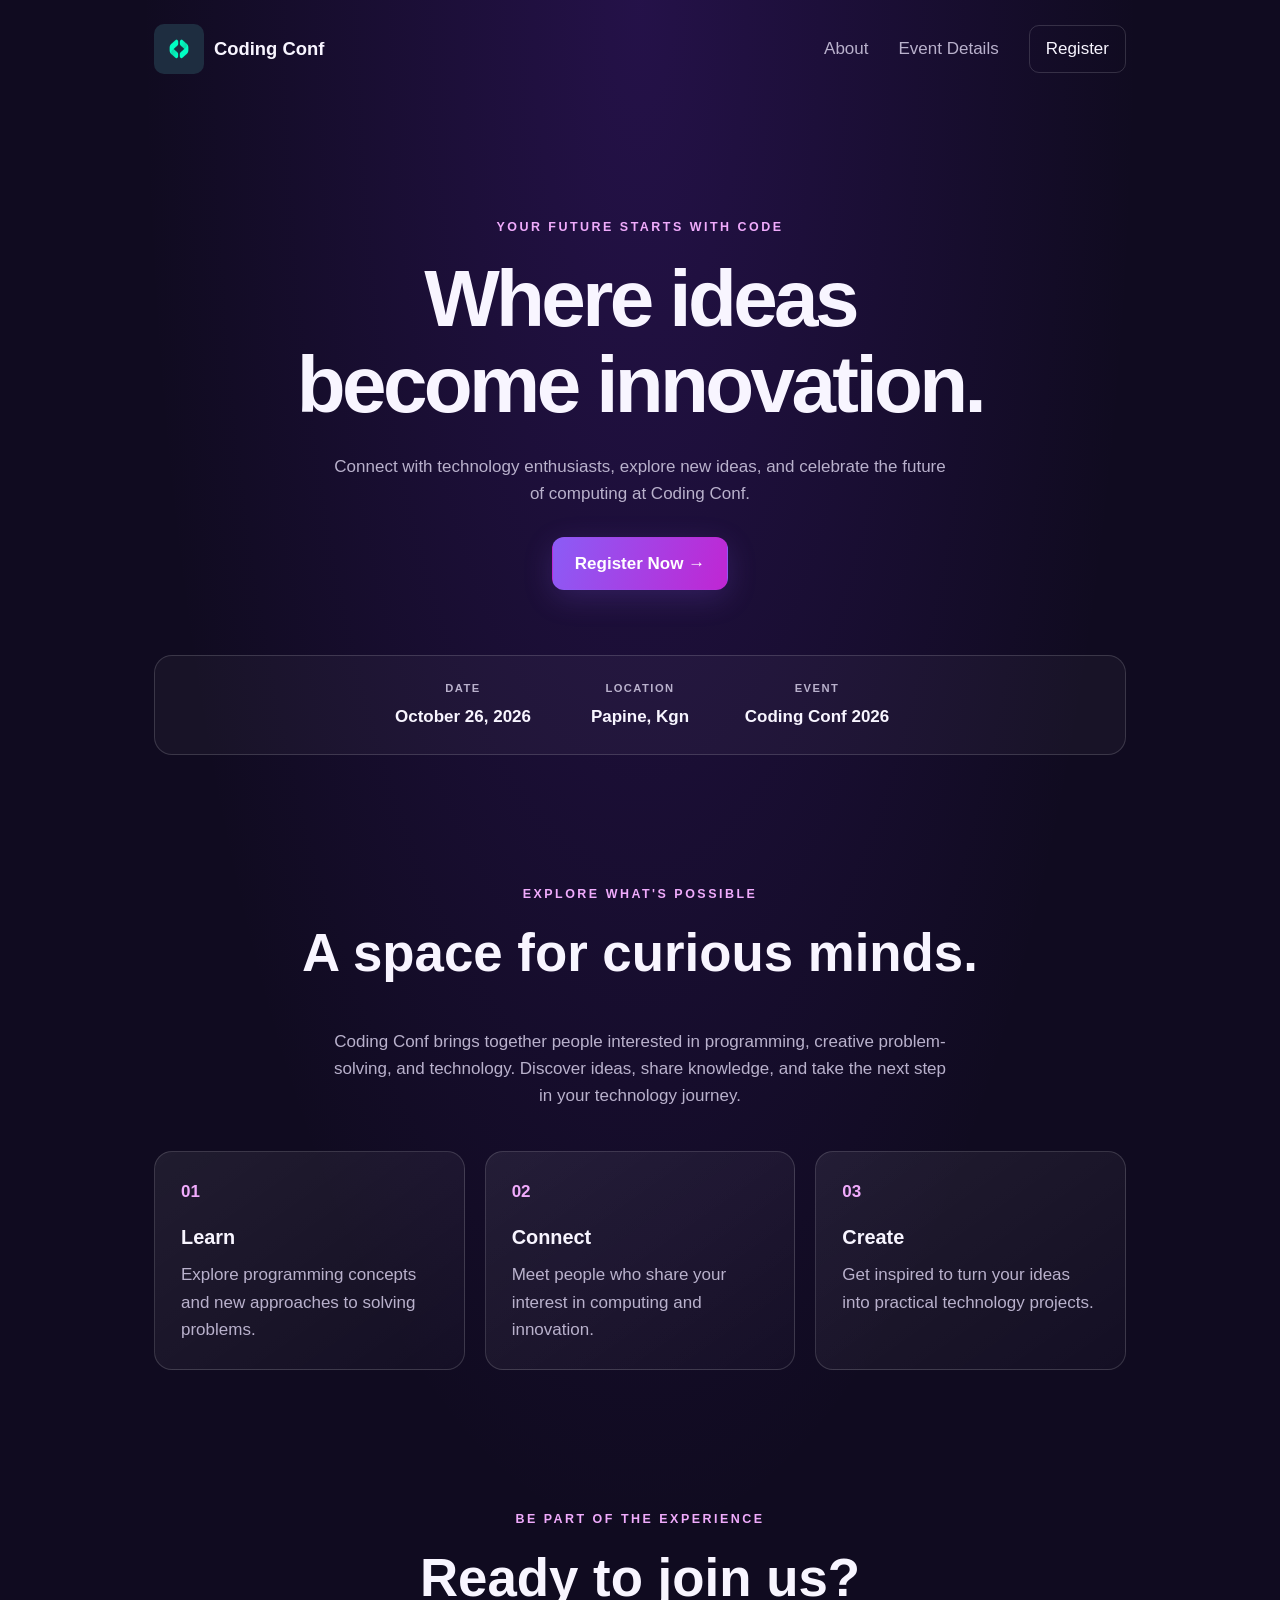
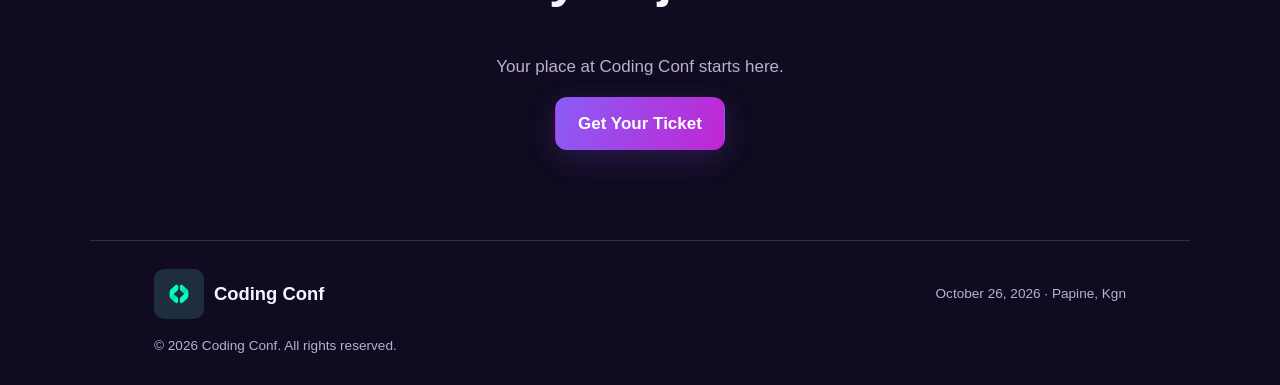
<file: index.html>
<!DOCTYPE html>
<html lang="en">
<head>
    <meta charset="UTF-8">
    <meta name="viewport" content="width=device-width, initial-scale=1.0">
    <meta name="description"
          content="Join Coding Conf, a conference celebrating technology and coding.">
    <title>Coding Conf | Home</title>
    <link rel="stylesheet" href="style.css">
</head>
<body>
<header class="site-header">
    <a class="brand" href="index.html" aria-label="Coding Conf home">
        <img class="brand-icon" src="logo.png" alt="Coding Conf Logo">
        Coding Conf
    </a>

    <nav aria-label="Main navigation">
        <a href="#about">About</a>
        <a href="#event-details">Event Details</a>
        <a class="nav-register" href="login.html">Register</a>
    </nav>
</header>

<main>
    <section class="hero">
        <p class="eyebrow">YOUR FUTURE STARTS WITH CODE</p>

        <h1>
            Where ideas<br>
            become innovation.
        </h1>

        <p class="hero-description">
            Connect with technology enthusiasts, explore new ideas,
            and celebrate the future of computing at Coding Conf.
        </p>

        <a class="button button-primary" href="login.html">
            Register Now →
        </a>

        <div class="event-summary" id="event-details">
            <div>
                <span class="detail-label">DATE</span>
                <p>October 26, 2026</p>
            </div>

            <div>
                <span class="detail-label">LOCATION</span>
                <p>Papine, Kgn</p>
            </div>

            <div>
                <span class="detail-label">EVENT</span>
                <p>Coding Conf 2026</p>
            </div>
        </div>
    </section>

    <section class="about-section" id="about">
        <p class="eyebrow">EXPLORE WHAT'S POSSIBLE</p>
        <h2>A space for curious minds.</h2>

        <p class="section-description">
            Coding Conf brings together people interested in
            programming, creative problem-solving, and technology.
            Discover ideas, share knowledge, and take the next step
            in your technology journey.
        </p>

        <div class="feature-grid">
            <article class="feature-card">
                <span class="feature-number">01</span>
                <h3>Learn</h3>
                <p>Explore programming concepts and new approaches
                    to solving problems.</p>
            </article>

            <article class="feature-card">
                <span class="feature-number">02</span>
                <h3>Connect</h3>
                <p>Meet people who share your interest in
                    computing and innovation.</p>
            </article>

            <article class="feature-card">
                <span class="feature-number">03</span>
                <h3>Create</h3>
                <p>Get inspired to turn your ideas into
                    practical technology projects.</p>
            </article>
        </div>
    </section>

    <section class="closing-section">
        <p class="eyebrow">BE PART OF THE EXPERIENCE</p>
        <h2>Ready to join us?</h2>
        <p>Your place at Coding Conf starts here.</p>

        <a class="button button-primary" href="login.html">
            Get Your Ticket
        </a>
    </section>
</main>

<footer class="site-footer">
    <a class="brand" href="index.html">
        <img class="brand-icon" src="logo.png" alt="Coding Conf Footer Logo">
        Coding Conf
    </a>
    <p>October 26, 2026 · Papine, Kgn</p>
    <p class="copyright">© 2026 Coding Conf. All rights reserved.</p>
</footer>
</body>
</html>
</file>
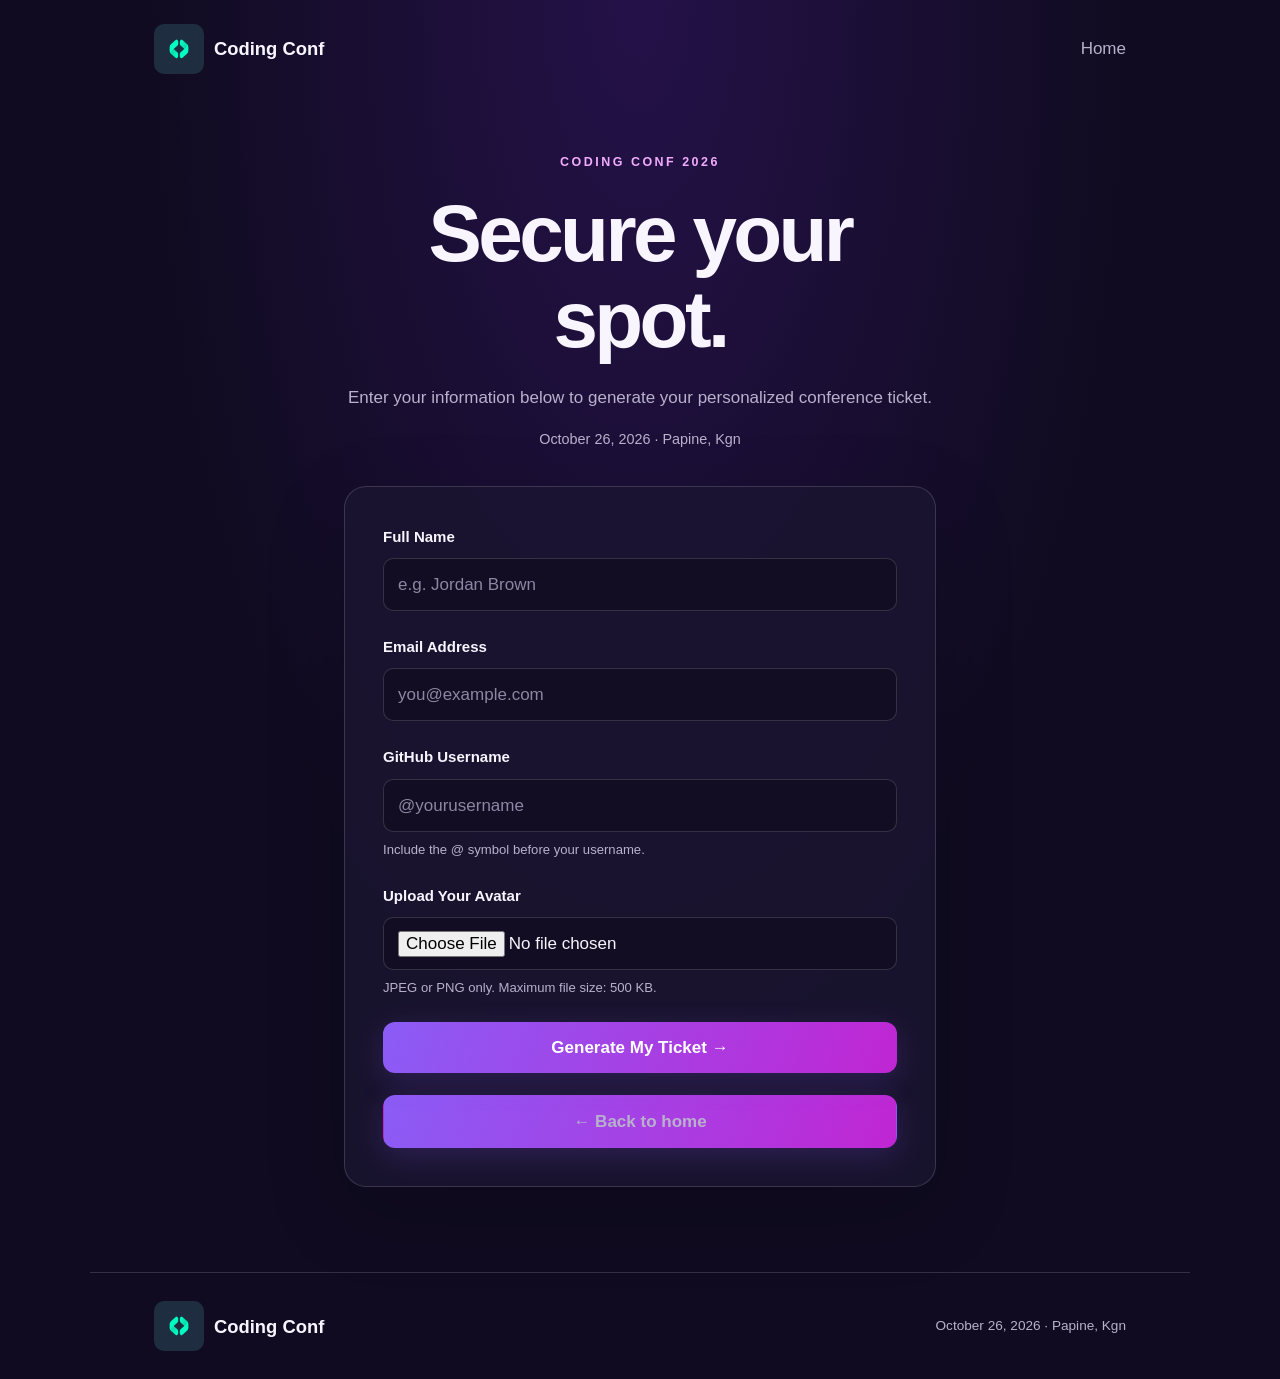
<file: login.html>
<!DOCTYPE html>
<html lang="en">
<head>
    <meta charset="UTF-8">
    <meta name="viewport" content="width=device-width, initial-scale=1.0">
    <meta name="description"
          content="Register for Coding Conf 2026.">
    <title>Register | Coding Conf</title>
    <link rel="stylesheet" href="style.css">
    <script src="validation.js" defer></script>
</head>
<body>
<header class="site-header">
    <a class="brand" href="index.html">
        <img class="brand-icon" src="logo.png" alt="Coding Conf Logo">
        Coding Conf
    </a>

    <nav aria-label="Main navigation">
        <a href="index.html">Home</a>
    </nav>
</header>

<main class="form-page">
    <section class="form-intro">
        <p class="eyebrow">CODING CONF 2026</p>
        <h1>Secure your <span class="gradient-text">spot.</span></h1>
        <p>
            Enter your information below to generate your
            personalized conference ticket.
        </p>
        <p class="form-event-details">
            October 26, 2026 <span aria-hidden="true">·</span>
            Papine, Kgn
        </p>
    </section>

    <form id="registration-form" class="registration-form"
          novalidate>

        <div class="form-group">
            <label for="full-name">Full Name</label>
            <input
                    type="text"
                    id="full-name"
                    name="fullName"
                    placeholder="e.g. Jordan Brown"
                    autocomplete="name"
                    aria-describedby="name-error"
                    required>
            <small class="error-message" id="full-name-error"
                   aria-live="polite"></small>
        </div>

        <div class="form-group">
            <label for="email">Email Address</label>
            <input
                    type="email"
                    id="email"
                    name="email"
                    placeholder="you@example.com"
                    autocomplete="email"
                    aria-describedby="email-error"
                    required>
            <small class="error-message" id="email-error"
                   aria-live="polite"></small>
        </div>

        <div class="form-group">
            <label for="github">GitHub Username</label>
            <input
                    type="text"
                    id="github"
                    name="github"
                    placeholder="@yourusername"
                    autocomplete="username"
                    aria-describedby="github-error"
                    required>
            <small class="field-hint">
                Include the @ symbol before your username.
            </small>
            <small class="error-message" id="github-error"
                   aria-live="polite"></small>
        </div>

        <div class="form-group">
            <label for="avatar">Upload Your Avatar</label>

            <input
                    type="file"
                    id="avatar"
                    name="avatar"
                    accept="image/jpeg,image/png"
                    aria-describedby="avatar-hint avatar-error"
                    required>

            <small class="field-hint" id="avatar-hint">
                JPEG or PNG only. Maximum file size: 500 KB.
            </small>

            <small class="error-message" id="avatar-error"
                   aria-live="polite"></small>
        </div>

        <p class="form-notice" id="form-notice"
           role="status" aria-live="polite"></p>

        <button class="button button-primary submit-button"
                type="submit">
            Generate My Ticket →
        </button>

        <a class="button button-primary back-link" href="index.html">
            ← Back to home
        </a>
    </form>
</main>

<footer class="site-footer">
    <a class="brand" href="index.html">
        <img class="brand-icon" src="logo.png" alt="Coding Conf Footer Logo">
        Coding Conf
    </a>
    <p>October 26, 2026 · Papine, Kgn</p>
</footer>
</body>
</html>
</file>
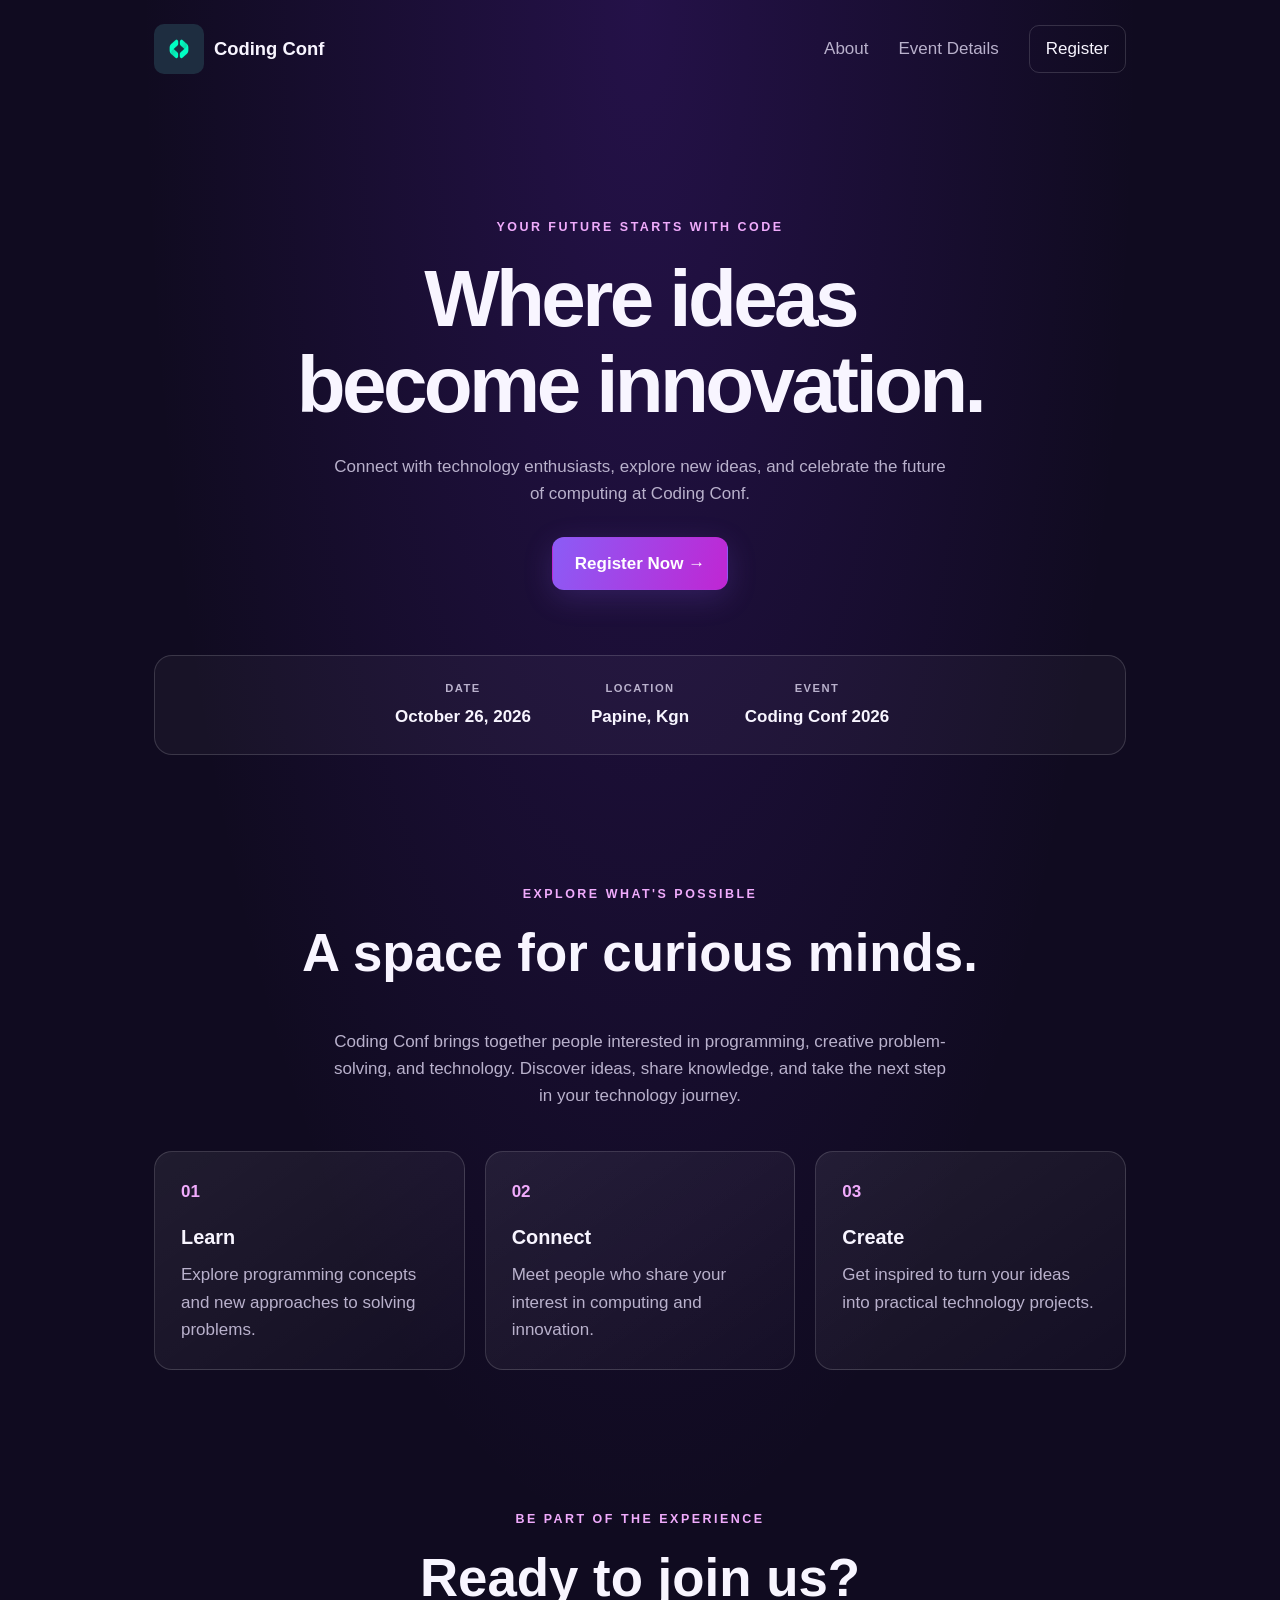
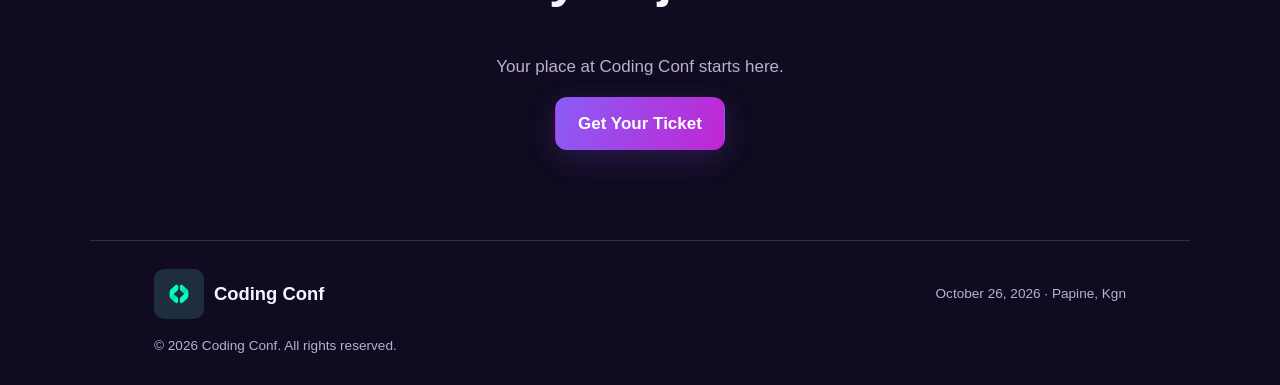
<file: ticket.html>
<!DOCTYPE html>
<html lang="en">
<head>
    <meta charset="UTF-8">
    <meta name="viewport" content="width=device-width, initial-scale=1.0">
    <meta name="description"
          content="Your personalized Coding Conf ticket.">
    <title>Your Ticket | Coding Conf</title>
    <link rel="stylesheet" href="style.css">
    <script src="ticket.js" defer></script>
    <style>
        body {
        background-image: url("Neon Cyber Circuit Background.png");
        background-repeat: no-repeat;
        background-size: cover;
        background-attachment: fixed;
        }
    </style>
</head>
<body>
<header class="site-header" id="ticket-header">
    <a class="brand" href="index.html">
        <img class="brand-icon" src="logo.png" alt="Coding Conf Logo">
        Coding Conf
    </a>
</header>

<main class="ticket-page">
    <section class="success-message" aria-live="polite">
        <span class="success-icon" aria-hidden="true">✓</span>
        <p class="eyebrow">REGISTRATION COMPLETE</p>

        <h1>
            Congrats, <span id="congratulations-name">Attendee</span>!
            <br>Your ticket is ready.
        </h1>

        <p style="border-radius: 10px; background: radial-gradient(ellipse at top, rgba(109, 40, 217, 0.72), transparent 100%); background-color: rgba(16, 11, 32, .32)">
            We are excited to have you join us at Coding Conf 2026.
        </p>

    </section>

    <section class="ticket-card" aria-label="Conference admission ticket">
        <div class="ticket-top">
            <div class="brand ticket-brand">
                <img class="brand-icon" src="logo.png" alt="Coding Conf Ticket Logo">
                Coding Conf
            </div>

            <span class="ticket-badge">ADMISSION TICKET</span>
        </div>

        <div class="ticket-event">
            <h2>Coding Conf 2026</h2>
            <p>Ideas, innovation, and the future of technology.</p>
        </div>

        <div class="ticket-divider"></div>

        <div class="attendee-details">
            <img
                    id="ticket-avatar"
                    class="ticket-avatar"
                    src=""
                    alt="Your uploaded profile avatar">

            <div class="attendee-info">
                <span class="detail-label">ATTENDEE</span>
                <h3 id="ticket-name">Your Name</h3>
                <a id="ticket-github"
                   href="https://github.com/"
                   target="_blank"
                   rel="noopener noreferrer">
                    @username
                </a>
            </div>

            <div class="ticket-number">
                <span class="detail-label">TICKET</span>
                <p id="ticket-serial">#00000</p>
            </div>
        </div>

        <div class="ticket-bottom">
            <div>
                <span class="detail-label">DATE</span>
                <p>OCT 26, 2026</p>
            </div>

            <div>
                <span class="detail-label">LOCATION</span>
                <p>PAPINE, KGN</p>
            </div>
        </div>
    </section>

    <div class="ticket-actions">
        <a class="button button-primary" href="index.html">
            Back to Home
        </a>
    </div>
</main>

<footer class="site-footer" id="ticket-footer">
    <a class="brand" href="index.html">
        <img class="brand-icon" src="logo.png" alt="Coding Conf Footer Logo">
        Coding Conf
    </a>
    <p>October 26, 2026 · Papine, Kgn</p>
</footer>
</body>
</html>
</file>
<file: style.css>
/* These settings make sizing easier to manage across the page */
* {
    box-sizing: border-box;
}

/* Makes scrolling to different sections look smoother */
html {
    scroll-behavior: smooth;
}

/* Main page style and the dark purple background */
body {
    margin: 0;
    min-height: 100vh;
    background: radial-gradient(ellipse at top, rgba(109, 40, 217, 0.22), transparent 55%), #100b20;
    color: #f8f5ff;
    font-family: Arial, Helvetica, sans-serif;
    font-size: clamp(15px, 1.5vw, 17px);
    line-height: 1.6;
}

/* Stops images from going outside their containers */
img {
    display: block;
    max-width: 100%;
}

/* Keeps links the same color as the rest of their text */
a {
    color: inherit;
    text-decoration: none;
}

/* Makes buttons and input fields use the same font as the page */
button,
input {
    font: inherit;
}

/* Removes the highlight that sometimes appears when tapping on a phone */
button,
a,
input {
    -webkit-tap-highlight-color: transparent;
}

/* Holds the logo and navigation links at the top */
.site-header {
    max-width: 1100px;
    margin: 0 auto;
    padding: 24px clamp(20px, 5vw, 64px);
    display: flex;
    align-items: center;
    justify-content: space-between;
    gap: 24px;
}

/* Keeps the logo icon and website name next to each other */
.brand {
    display: inline-flex;
    align-items: center;
    gap: 10px;
    font-size: 1.15rem;
    font-weight: bold;
    white-space: nowrap;
}

/* The little square beside the website name */
.brand-icon {
    display: inline-grid;
    place-items: center;
    width: 50px;
    height: 50px;
    border-radius: 10px;
    color: blue;
    font-weight: bold;
}

/* Lines up the navigation links */
nav {
    display: flex;
    align-items: center;
    gap: clamp(12px, 3vw, 30px);
}

/* Gives the navigation links a softer color */
nav a {
    color: #b9b1cc;
    transition: color 0.2s;
}

/* Makes links brighter when someone hovers over them or selects them */
nav a:hover,
nav a:focus-visible {
    color: #f8f5ff;
}

/* Makes the register link look more like a button */
nav .nav-register {
    padding: 9px 16px;
    border: 1px solid rgba(255, 255, 255, 0.15);
    border-radius: 10px;
    color: #f8f5ff;
}

/* Makes sure the main content takes up the full available width */
main {
    width: 100%;
}

/* Keeps the main sections from getting too wide */
.hero,
.about-section,
.closing-section,
.site-footer {
    max-width: 1100px;
    margin: 0 auto;
    padding-left: clamp(20px, 5vw, 64px);
    padding-right: clamp(20px, 5vw, 64px);
}

/* The main welcome section at the top of the page */
.hero {
    min-height: 590px;
    padding-top: clamp(65px, 10vw, 120px);
    padding-bottom: 70px;
    text-align: center;
}

/* The small uppercase text above the main headings */
.eyebrow {
    margin: 0 0 18px;
    color: #f0abfc;
    font-size: 0.78rem;
    font-weight: bold;
    letter-spacing: 0.2em;
}

/* Removes the extra space at the top of headings and paragraphs */
h1,
h2,
h3,
p {
    margin-top: 0;
}

/* Sets the size and spacing for the main headings */
.hero h1,
.form-intro h1,
.success-message h1 {
    font-size: clamp(2.5rem, 7vw, 5rem);
    line-height: 1.08;
    letter-spacing: -0.045em;
}

/* Adds space below the main homepage heading */
.hero h1 {
    margin-bottom: 24px;
}

/* Keeps the descriptions from stretching too far across the page */
.hero-description,
.section-description {
    max-width: 620px;
    margin: 0 auto 30px;
    color: #b9b1cc;
}

/* General button style used around the website */
.button {
    display: inline-flex;
    align-items: center;
    justify-content: center;
    gap: 12px;
    min-height: 48px;
    padding: 12px 22px;
    border: 1px solid transparent;
    border-radius: 12px;
    cursor: pointer;
    font-weight: bold;
    text-align: center;
    transition: 0.2s;
}

/* Moves the button up a little when hovered over */
.button:hover {
    transform: translateY(-2px);
}

/* The main button with the purple and pink gradient */
.button-primary {
    background: linear-gradient(110deg, #8b5cf6, #c026d3);
    color: white;
    box-shadow: 0 8px 30px rgba(139, 92, 246, 0.2);
}

/* Gives the main button a stronger glow on hover */
.button-primary:hover {
    box-shadow: 0 10px 35px rgba(192, 38, 211, 0.3);
}

/* Holds the date, location and other event information */
.event-summary {
    display: flex;
    justify-content: center;
    flex-wrap: wrap;
    gap: 32px;
    margin-top: 65px;
    padding: 24px;
    border: 1px solid rgba(255, 255, 255, 0.15);
    border-radius: 18px;
    background: rgba(255, 255, 255, 0.035);
}

/* Stops each event detail from becoming too narrow */
.event-summary > div {
    min-width: 145px;
}

/* Small labels above the event details */
.detail-label {
    display: block;
    color: #b9b1cc;
    font-size: 0.7rem;
    font-weight: bold;
    letter-spacing: 0.13em;
}

/* Makes the actual event details stand out */
.event-summary p {
    margin: 5px 0 0;
    font-weight: bold;
}

/* The section that explains what the event is about */
.about-section {
    padding-top: 60px;
    padding-bottom: 80px;
    text-align: center;
}

/* Sets the size of the headings in the about and closing sections */
.about-section h2,
.closing-section h2 {
    font-size: clamp(2rem, 5vw, 3.3rem);
    line-height: 1.15;
}

/* Leaves some room between the section description and the cards */
.section-description {
    margin-bottom: 42px;
}

/* Arranges the feature cards in three columns */
.feature-grid {
    display: grid;
    grid-template-columns: repeat(3, 1fr);
    gap: 20px;
    text-align: left;
}

/* Gives each feature its own card with a slightly see-through background */
.feature-card {
    padding: 26px;
    border: 1px solid rgba(255, 255, 255, 0.15);
    border-radius: 18px;
    background: linear-gradient(145deg, rgba(255, 255, 255, 0.07), rgba(255, 255, 255, 0.02));
    transition: 0.2s;
}

/* Adds a little movement and a brighter border when hovering over a card */
.feature-card:hover {
    transform: translateY(-5px);
    border-color: rgba(192, 132, 252, 0.6);
}

/* Colors the feature numbers pink so they stand out */
.feature-number {
    color: #f0abfc;
    font-weight: bold;
}

/* Adds space between the feature number and its heading */
.feature-card h3 {
    margin: 16px 0 8px;
}

/* Makes the card descriptions a little less bright */
.feature-card p {
    margin-bottom: 0;
    color: #b9b1cc;
}

/* The final section encouraging visitors to register */
.closing-section {
    padding-top: 60px;
    padding-bottom: 90px;
    text-align: center;
}

/* Gives the closing section paragraph a softer color */
.closing-section > p:not(.eyebrow) {
    color: #b9b1cc;
}

/* Keeps the registration page from getting too wide */
.form-page {
    max-width: 720px;
    margin: 0 auto;
    padding: 55px clamp(20px, 5vw, 64px) 85px;
}

/* Centers the introduction above the registration form */
.form-intro {
    margin-bottom: 35px;
    text-align: center;
}

/* Adds some room below the registration page heading */
.form-intro h1 {
    margin-bottom: 20px;
}

/* Softens the text explaining how to register */
.form-intro > p:not(.eyebrow) {
    color: #b9b1cc;
}

/* Makes the event details slightly smaller on the form page */
.form-event-details {
    font-size: 0.9rem;
}

/* The main box containing all the registration fields */
.registration-form {
    padding: clamp(22px, 5vw, 38px);
    border: 1px solid rgba(255, 255, 255, 0.15);
    border-radius: 22px;
    background: rgba(28, 21, 49, 0.82);
    box-shadow: 0 25px 80px rgba(0, 0, 0, 0.18);
}

/* Adds space between each form field */
.form-group {
    margin-bottom: 24px;
}

/* Makes the field labels easier to notice */
.form-group label {
    display: block;
    margin-bottom: 9px;
    font-size: 0.94rem;
    font-weight: bold;
}

/* Styles the boxes where visitors enter their information */
.form-group input {
    display: block;
    width: 100%;
    min-height: 49px;
    padding: 12px 14px;
    border: 1px solid rgba(255, 255, 255, 0.15);
    border-radius: 10px;
    outline: none;
    background: #120d22;
    color: #f8f5ff;
    transition: 0.2s;
}

/* Makes placeholder text visible without being too bright */
.form-group input::placeholder {
    color: #8f86a4;
}

/* Highlights the input box when someone clicks into it */
.form-group input:focus {
    border-color: #a78bfa;
    box-shadow: 0 0 0 3px rgba(167, 139, 250, 0.15);
}

/* Turns the input border red when the field has an error */
.form-group input[aria-invalid="true"] {
    border-color: #fca5a5;
}

/* Extra information shown underneath a form field */
.field-hint {
    display: block;
    margin-top: 7px;
    color: #b9b1cc;
    font-size: 0.82rem;
}

/* Shows the error message below a field */
.error-message {
    display: block;
    margin-top: 5px;
    color: #fca5a5;
    font-size: 0.85rem;
}



/* General error message for problems with the whole form */
.form-notice {
    color: #fca5a5;
    font-size: 0.9rem;
}

/* Makes the submit button stretch across the form */
.submit-button {
    width: 100%;
    border: 0;
}

/* Link that takes visitors back to the previous page */
.back-link {
    display: block;
    margin-top: 22px;
    color: #b9b1cc;
    text-align: center;
}

/* Brightens the back link when someone hovers over it */
.back-link:hover {
    color: #f8f5ff;
}

/* Keeps the ticket page centered and easy to read */
.ticket-page {
    max-width: 900px;
    margin: 0 auto;
    padding: 55px clamp(20px, 5vw, 64px) 90px;
}

/* Centers the message shown after registration is successful */
.success-message {
    margin-bottom: 40px;
    text-align: center;
}

/* The green circle with the success symbol */
.success-icon {
    display: inline-grid;
    place-items: center;
    width: 48px;
    height: 48px;
    margin-bottom: 22px;
    border: 1px solid rgba(134, 239, 172, 0.4);
    border-radius: 50%;
    background: rgba(134, 239, 172, 0.1);
    color: #86efac;
    font-size: 1.5rem;
}

/* Sets a more suitable heading size for the success page */
.success-message h1 {
    font-size: clamp(2rem, 5vw, 3.6rem);
}

/* Makes the text under the success message less prominent */
.success-message > p {
    color: #b9b1cc;
}

/* The main ticket card with its glass-like background */
.ticket-card {
    position: relative;
    overflow: hidden;
    padding: clamp(22px, 5vw, 40px);
    border: 1px solid rgba(255, 255, 255, 0.3);
    border-radius: 24px;
    background: radial-gradient(circle at top right, rgba(192, 132, 252, 0.25), transparent 45%), rgba(255, 255, 255, 0.075);
    backdrop-filter: blur(18px);
    -webkit-backdrop-filter: blur(18px);
    box-shadow: 0 25px 80px rgba(0, 0, 0, 0.3);
}

/* Lines up the top, bottom and attendee information inside the ticket */
.ticket-top,
.ticket-bottom,
.attendee-details {
    display: flex;
    align-items: center;
    justify-content: space-between;
    gap: 20px;
}

/* The small ticket type label in the top corner */
.ticket-badge {
    padding: 7px 10px;
    border: 1px solid rgba(255, 255, 255, 0.15);
    border-radius: 8px;
    color: #f0abfc;
    font-size: 0.68rem;
    font-weight: bold;
    letter-spacing: 0.08em;
}

/* Gives the event name and location room inside the ticket */
.ticket-event {
    padding: 45px 0 35px;
}

/* Makes the event name stand out on the ticket */
.ticket-event h2 {
    margin-bottom: 8px;
    font-size: clamp(1.6rem, 4vw, 2.4rem);
}

/* Styles the date and location below the event name */
.ticket-event p {
    margin-bottom: 0;
    color: #b9b1cc;
}

/* The dashed line that separates ticket sections */
.ticket-divider {
    height: 1px;
    border-top: 1px dashed rgba(255, 255, 255, 0.3);
}

/* Holds the attendee photo, name and ticket number */
.attendee-details {
    justify-content: flex-start;
    padding: 28px 0;
}

/* The attendee's profile picture on the ticket */
.ticket-avatar {
    flex-shrink: 0;
    width: 76px;
    height: 76px;
    border: 2px solid rgba(255, 255, 255, 0.6);
    border-radius: 50%;
    background: #29203f;
    object-fit: cover;
}

/* Allows the attendee information to use the remaining space */
.attendee-info {
    min-width: 0;
    flex: 1;
}

/* Stops long names from breaking the ticket layout */
.attendee-info h3 {
    overflow-wrap: anywhere;
    margin: 4px 0;
    font-size: clamp(1rem, 3vw, 1.4rem);
}

/* Gives the attendee email address a pink color */
.attendee-info a {
    color: #f0abfc;
    overflow-wrap: anywhere;
}

/* Keeps the ticket number aligned to the right */
.ticket-number {
    flex-shrink: 0;
    text-align: right;
}

/* Makes the ticket number easy to find */
.ticket-number p {
    margin: 5px 0 0;
    font-size: 1.25rem;
    font-weight: bold;
}

/* Holds the extra ticket information along the bottom */
.ticket-bottom {
    flex-wrap: wrap;
    padding-top: 24px;
    border-top: 1px solid rgba(255, 255, 255, 0.15);
}

/* Styles the small details in the bottom section */
.ticket-bottom p {
    margin: 6px 0 0;
    font-size: 0.9rem;
    font-weight: bold;
}

/* Lines up the buttons underneath the ticket */
.ticket-actions {
    display: flex;
    justify-content: center;
    flex-wrap: wrap;
    gap: 14px;
    margin-top: 30px;
}

/* The footer with the final links and copyright text */
.site-footer {
    display: flex;
    align-items: center;
    justify-content: space-between;
    flex-wrap: wrap;
    gap: 16px;
    padding-top: 28px;
    padding-bottom: 28px;
    border-top: 1px solid rgba(255, 255, 255, 0.15);
}

/* Keeps footer text small and muted */
.site-footer p {
    margin: 0;
    color: #b9b1cc;
    font-size: 0.85rem;
}

/* Puts the copyright on its own line */
.copyright {
    width: 100%;
}

/* Stops headings from overflowing when the text is long */
h1,
h2,
h3 {
    overflow-wrap: break-word;
}

/* Adds some space above focused links, buttons and inputs when scrolling */
button,
a,
input {
    scroll-margin-top: 20px;
}

/* Adds a clear outline when navigating with a keyboard */
a:focus-visible,
button:focus-visible,
input:focus-visible {
    outline: 3px solid #f0abfc;
    outline-offset: 4px;
}

/* Adjusts the layout for tablets and smaller screens */
@media (max-width: 700px) {

    /* Moves the header items towards the top */
    .site-header {
        align-items: flex-start;
    }

    /* Allows navigation links to move onto another line */
    .site-header nav {
        flex-wrap: wrap;
        justify-content: flex-end;
    }

    /* Stacks the feature cards into a single column */
    .feature-grid {
        grid-template-columns: 1fr;
    }

    /* Lets the hero section take up only the space it needs */
    .hero {
        min-height: auto;
    }

    /* Brings the event details a little closer together */
    .event-summary {
        gap: 22px;
    }

    /* Makes the event detail items narrower on smaller screens */
    .event-summary > div {
        min-width: 120px;
    }

    /* Stacks the footer content neatly */
    .site-footer {
        align-items: flex-start;
        flex-direction: column;
    }

    /* Lets the copyright text fit its content */
    .copyright {
        width: auto;
    }
}
#ticket-header{
    margin: 0;
    max-width: 11000px;
    background: radial-gradient(ellipse at top, rgba(109, 40, 217, 0.22), transparent 55%), #100b20;
    color: #f8f5ff;
    font-family: Arial, Helvetica, sans-serif;
    font-size: clamp(15px, 1.5vw, 17px);
    line-height: 1.6;
}
#ticket-footer{
    background: radial-gradient(ellipse at top, rgba(109, 40, 217, 0.22), transparent 55%), #100b20;
    color: #f8f5ff
    font-family: Arial, Helvetica, sans-serif;
    font-size: clamp(15px, 1.5vw, 17px);
}

/* Extra changes for smaller mobile phones */
@media (max-width: 480px) {

    /* Puts the logo above the navigation links */
    .site-header {
        flex-direction: column;
        gap: 18px;
    }

    /* Aligns the navigation links to the left */
    .site-header nav {
        justify-content: flex-start;
        gap: 16px;
    }

    /* Reduces the space above the hero heading */
    .hero {
        padding-top: 60px;
    }

    /* Stacks the event details vertically */
    .event-summary {
        flex-direction: column;
        align-items: flex-start;
        gap: 18px;
        text-align: left;
    }

    /* Makes each event detail take up the full width */
    .event-summary > div {
        width: 100%;
    }

    /* Stacks the ticket header items on small screens */
    .ticket-top {
        align-items: flex-start;
        flex-direction: column;
    }

    /* Allows attendee details to wrap when space is limited */
    .attendee-details {
        flex-wrap: wrap;
    }

    /* Moves the ticket number towards the right */
    .ticket-number {
        margin-left: auto;
    }

    /* Adds space between the bottom ticket details */
    .ticket-bottom {
        gap: 20px;
    }

    /* Makes the ticket buttons full width on phones */
    .ticket-actions .button {
        width: 100%;
    }
}
</file>
